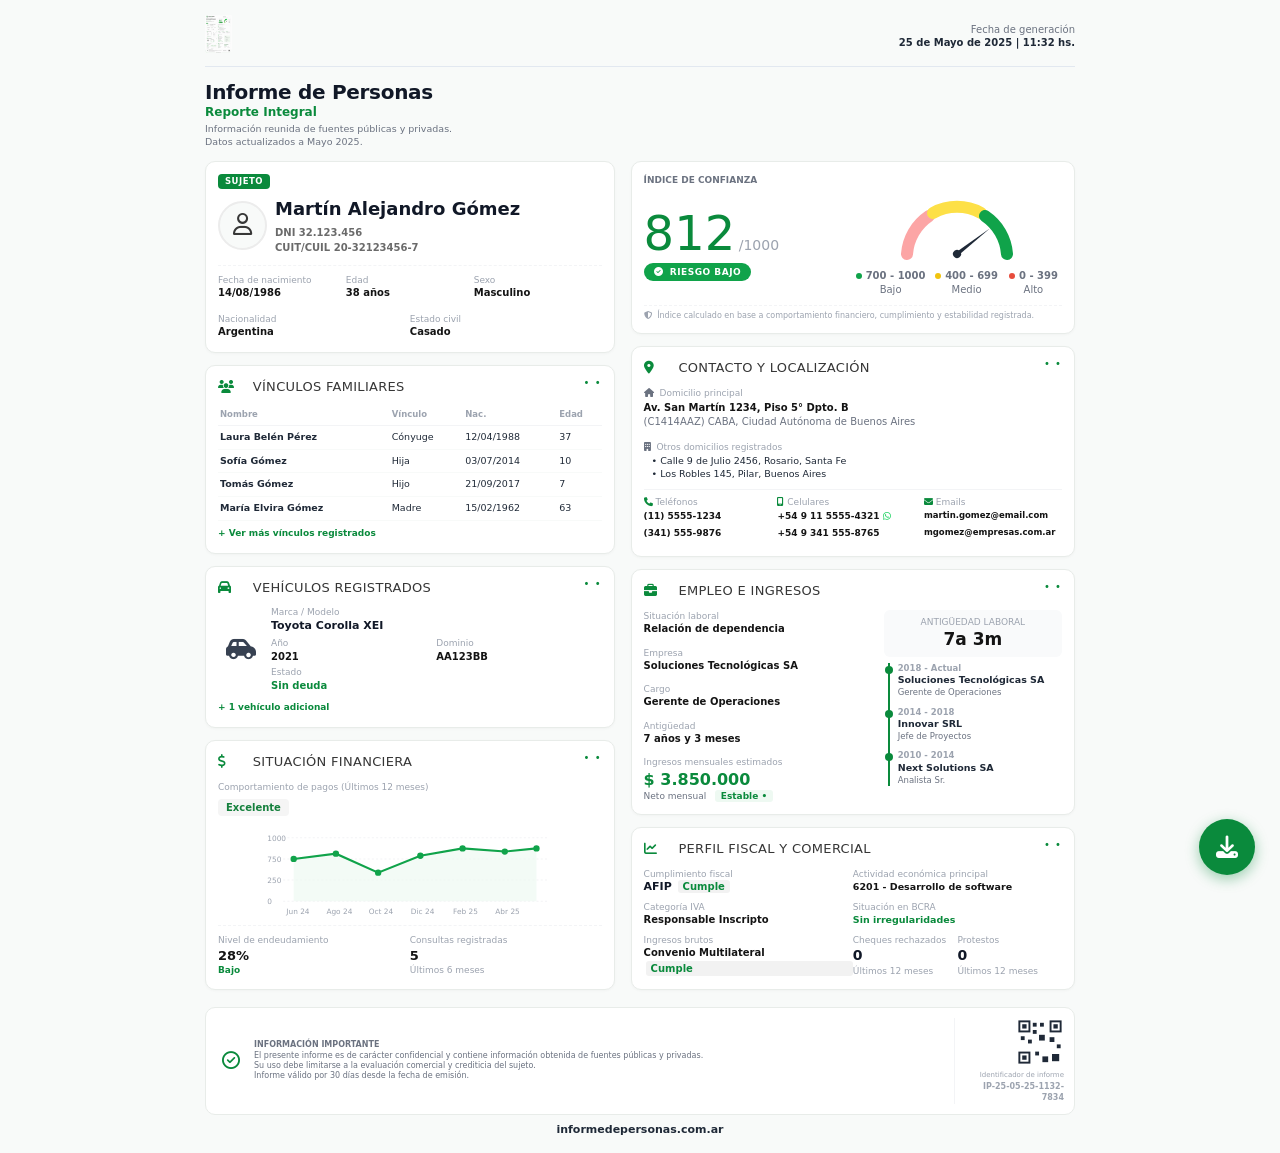
<file: web-php/src/pages/informe-demo.html>
<!DOCTYPE html>
<html lang="es">
<head>
    <meta charset="UTF-8">
    <meta name="viewport" content="width=device-width, initial-scale=1.0">
    <title>Informe de Personas - Martín Alejandro Gómez</title>
    <!-- FontAwesome for Icons -->
    <link rel="stylesheet" href="https://cdnjs.cloudflare.com/ajax/libs/font-awesome/6.4.0/css/all.min.css">
    <style>
        :root {
            --primary-green: #0a8a3c;
            --primary-green-dark: #06632a;
            --light-green: #eef9f2;
            --badge-green-bg: #10a34a;
            --bg-page: #f8faf9;
            --card-bg: #ffffff;
            --border-color: #e8ece9;
            --text-main: #1f2937;
            --text-muted: #6b7280;
            --text-light: #9ca3af;
        }

        @page {
            size: A4;
            margin: 10mm 12mm;
            background-color: var(--bg-page);
        }

        * {
            box-sizing: border-box;
            margin: 0;
            padding: 0;
            font-family: 'Segoe UI', system-ui, -apple-system, BlinkMacSystemFont, Roboto, sans-serif;
        }

        body {
            background-color: var(--bg-page);
            color: var(--text-main);
            font-size: 11px;
            line-height: 1.35;
            padding: 15px;
            max-width: 900px;
            margin: 0 auto;
        }

        /* Header */
        .header {
            display: table;
            width: 100%;
            margin-bottom: 12px;
            border-bottom: 1px solid #e2e8f0;
            padding-bottom: 8px;
        }
        .header-left {
            display: table-cell;
            vertical-align: middle;
        }
        .header-left img {
            height: 38px;
        }
        .header-right {
            display: table-cell;
            vertical-align: middle;
            text-align: right;
            color: var(--text-muted);
            font-size: 10px;
        }
        .header-right strong {
            color: var(--text-main);
        }

        /* Title section */
        .doc-title-block {
            margin-bottom: 12px;
        }
        .doc-title {
            font-size: 20px;
            font-weight: 800;
            color: #111827;
            letter-spacing: -0.3px;
        }
        .doc-subtitle {
            font-size: 12px;
            font-weight: 600;
            color: var(--primary-green);
            margin-top: -2px;
        }
        .doc-desc {
            font-size: 9.5px;
            color: var(--text-muted);
            margin-top: 3px;
        }

        /* Layout Grid */
        .grid-container {
            display: table;
            width: 100%;
            table-layout: fixed;
        }
        .col-left {
            display: table-cell;
            width: 48%;
            vertical-align: top;
            padding-right: 8px;
        }
        .col-right {
            display: table-cell;
            width: 52%;
            vertical-align: top;
            padding-left: 8px;
        }

        /* Cards Styling */
        .card {
            background: var(--card-bg);
            border-radius: 10px;
            border: 1px solid var(--border-color);
            padding: 12px;
            margin-bottom: 12px;
            box-shadow: 0 1px 3px rgba(0,0,0,0.03);
            position: relative;
            page-break-inside: avoid;
        }

        .card-header-badge {
            display: inline-block;
            background: var(--primary-green);
            color: white;
            font-size: 8.5px;
            font-weight: 700;
            padding: 2px 7px;
            border-radius: 4px;
            text-transform: uppercase;
            margin-bottom: 8px;
            letter-spacing: 0.5px;
        }

        .card-dots {
            position: absolute;
            top: 10px;
            right: 12px;
            color: var(--primary-green);
            font-size: 10px;
            letter-spacing: 1px;
        }

        .card-title-with-icon {
            display: table;
            width: 100%;
            margin-bottom: 10px;
        }
        .card-title-icon {
            display: table-cell;
            width: 22px;
            vertical-align: middle;
            color: var(--primary-green);
            font-size: 13px;
        }
        .card-title-text {
            display: table-cell;
            vertical-align: middle;
            padding-left: 0.8rem;
            font-size: 13px;
            font-weight: 500;
            color: #363636;
            text-transform: uppercase;
            letter-spacing: 0.3px;
        }

        /* Sujeto Card */
        .profile-row {
            display: table;
            width: 100%;
            margin-bottom: 10px;
        }
        .profile-avatar {
            display: table-cell;
            width: 40px;
            vertical-align: middle;
            text-align: center;
        }
        .perfil-avatar-circulo {
            width: 49px;
            height: 49px;
            border-radius: 50%;
            border: 2px solid #ececec;
            display: inline-block;
            line-height: 43px;
            color: #373737;
            font-size: 22px;
            background: #f8faf9;
            text-align: center;
        }
        .profile-info {
            display: table-cell;
            vertical-align: middle;
            padding-left: 8px;
        }
        .profile-name {
            font-size: 18px;
            font-weight: 600;
            color: #111827;
        }
        .profile-dni {
            font-size: 10px;
            color: #6a6a6a;
            font-weight: 600;
            padding-top: 0.3rem;
        }
        .profile-cuit {
            font-size: 10px;
            color: #6a6a6a;
            font-weight: 600;
            padding-top: 0.1rem;
        }

        .data-grid-3 {
            display: table;
            width: 100%;
            margin-top: 8px;
            border-top: 1px dashed #f3f4f6;
            padding-top: 8px;
        }
        .data-col-3 {
            display: table-cell;
            width: 33.33%;
            vertical-align: top;
        }
        .label-muted {
            font-size: 9px;
            color: var(--text-light);
            display: block;
        }
        .value-bold {
            font-size: 10px;
            font-weight: 600;
            color: #141414;
            padding-bottom: 5px;
        }

        /* Gauge & Score */
        .gauge-container {
            display: table;
            width: 100%;
        }
        .gauge-left {
            display: table-cell;
            width: 50%;
            vertical-align: middle;
        }
        .gauge-right {
            display: table-cell;
            width: 50%;
            vertical-align: middle;
            text-align: center;
        }

        .score-num {
            font-size: 48px;
            font-weight: 400;
            color: var(--primary-green);
            line-height: 1;
            display: inline-block;
        }
        .score-max {
            font-size: 14px;
            color: var(--text-light);
            font-weight: 400;
        }

        .badge-risk {
            background: var(--badge-green-bg);
            color: white;
            font-weight: 800;
            font-size: 9px;
            padding: 3px 10px;
            border-radius: 12px;
            display: inline-block;
            margin-top: 6px;
            letter-spacing: 0.5px;
        }

        .gauge-svg-wrap {
            text-align: center;
            position: relative;
            width: 130px;
            margin: 0 auto;
        }

        .gauge-legend {
            font-size: 10px;
            color: var(--text-muted);
            line-height: 1.4;
            display: inline-flex;
            margin-left: 0;
        }
        .gauge-legend-dot {
            display: inline-block;
            width: 6px;
            height: 6px;
            border-radius: 50%;
            margin-right: 4px;
        }

        /* Table Styling */
        .custom-table {
            width: 100%;
            border-collapse: collapse;
            font-size: 9.5px;
            margin-top: 4px;
        }
        .custom-table th {
            text-align: left;
            color: var(--text-light);
            font-weight: 600;
            padding: 4px 2px;
            font-size: 8.5px;
            border-bottom: 1px solid #f3f4f6;
        }
        .custom-table td {
            padding: 5px 2px;
            color: var(--text-main);
            border-bottom: 1px solid #f8faf9;
        }
        .custom-table td.bold {
            font-weight: 700;
        }

        .link-more {
            color: var(--primary-green);
            font-size: 9px;
            font-weight: 700;
            text-decoration: none;
            display: inline-block;
            margin-top: 6px;
        }

        /* Vehicle section */
        .vehicle-box {
            display: table;
            width: 100%;
            margin-top: 4px;
        }
        .vehicle-icon {
            display: table-cell;
            width: 45px;
            vertical-align: middle;
            text-align: center;
            font-size: 24px;
            color: #374151;
        }
        .vehicle-details {
            display: table-cell;
            vertical-align: middle;
            padding-left: 8px;
        }
        .vehicle-name {
            font-size: 11px;
            font-weight: 600;
            color: #111827;
        }
        .vehicle-grid {
            display: table;
            width: 100%;
            margin-top: 4px;
        }
        .vehicle-col {
            display: table-cell;
            width: 50%;
        }

        /* Financial chart area */
        .fin-badge {
            background: #f5f5f5;
            color: #15803d;
            font-weight: 600;
            font-size: 10px;
            padding: 2px 8px;
            border-radius: 4px;
            display: inline-block;
            margin-top: 6px;
        }

        /* Timeline for Employment */
        .timeline-box {
            border-left: 2px solid var(--primary-green);
            padding-left: 8px;
            margin-left: 4px;
            margin-top: 6px;
        }
        .timeline-item {
            margin-bottom: 8px;
            position: relative;
        }
        .timeline-item::before {
            content: '';
            position: absolute;
            left: -13px;
            top: 3px;
            width: 8px;
            height: 8px;
            border-radius: 50%;
            background: var(--primary-green);
        }
        .timeline-date {
            font-size: 8.5px;
            color: var(--text-light);
            font-weight: 600;
        }
        .timeline-title {
            font-size: 9.5px;
            font-weight: 700;
            color: var(--text-main);
        }
        .timeline-sub {
            font-size: 8.5px;
            color: var(--text-muted);
        }

        /* Footer disclaimer */
        .footer-card {
            background: #ffffff;
            border: 1px solid var(--border-color);
            border-radius: 10px;
            padding: 10px;
            display: table;
            width: 100%;
            margin-top: 5px;
            page-break-inside: avoid;
        }
        .footer-icon {
            display: table-cell;
            width: 30px;
            vertical-align: middle;
            color: var(--primary-green);
            font-size: 18px;
            text-align: center;
        }
        .footer-text {
            display: table-cell;
            vertical-align: middle;
            padding-left: 8px;
            font-size: 8px;
            color: var(--text-muted);
            line-height: 1.3;
        }
        .footer-qr {
            display: table-cell;
            width: 110px;
            vertical-align: middle;
            text-align: right;
            border-left: 1px solid #f3f4f6;
            padding-left: 8px;
        }
        .qr-code-img {
            width: 48px;
            height: 48px;
        }
        .qr-id {
            font-size: 8px;
            color: var(--text-light);
            margin-top: 2px;
            font-weight: 700;
        }

        .footer-url {
            text-align: center;
            font-size: 11px;
            font-weight: 800;
            color: var(--text-main);
            margin-top: 8px;
        }

        /* Floating Download Button (Hide when printing to PDF) */
        .btn-float-download {
            position: fixed;
            bottom: 25px;
            right: 25px;
            background: var(--primary-green);
            color: white;
            width: 56px;
            height: 56px;
            border-radius: 50%;
            display: flex;
            align-items: center;
            justify-content: center;
            box-shadow: 0 4px 14px rgba(10, 138, 60, 0.4);
            cursor: pointer;
            text-decoration: none;
            transition: all 0.2s ease;
            z-index: 9999;
            border: none;
            outline: none;
        }
        .btn-float-download:hover {
            background: var(--primary-green-dark);
            transform: scale(1.08);
        }
        .btn-float-download i {
            font-size: 22px;
        }

        @media print {
            body {
                padding: 0;
                background-color: white;
            }
            .btn-float-download {
                display: none !important;
            }
            .card {
                box-shadow: none;
            }
        }
    </style>
</head>
<body>

    <!-- Floating Download Button -->
    <button class="btn-float-download" id="downloadPdfBtn" title="Descargar Informe en PDF">
        <i class="fas fa-download"></i>
    </button>

    <!-- Header Block -->
    <div class="header">
        <div class="header-left">
            <img src="[data-uri]" alt="Informe de Personas Logo">
        </div>
        <div class="header-right">
            Fecha de generación<br>
            <strong>25 de Mayo de 2025 | 11:32 hs.</strong>
        </div>
    </div>

    <!-- Title Block -->
    <div class="doc-title-block">
        <div class="doc-title">Informe de Personas</div>
        <div class="doc-subtitle">Reporte Integral</div>
        <div class="doc-desc">
            Información reunida de fuentes públicas y privadas.<br>
            Datos actualizados a Mayo 2025.
        </div>
    </div>

    <!-- Main Two Column Grid -->
    <div class="grid-container">
        
        <!-- Left Column -->
        <div class="col-left">
            
            <!-- Sujeto Card -->
            <div class="card">
                <span class="card-header-badge">SUJETO</span>
                <div class="profile-row">
                    <div class="profile-avatar">
                        <div class="perfil-avatar-circulo">
                            <i class="far fa-user"></i>
                        </div>
                    </div>
                    <div class="profile-info">
                        <div class="profile-name">Martín Alejandro Gómez</div>
                        <div class="profile-dni">DNI 32.123.456</div>
                        <div class="profile-cuit">CUIT/CUIL 20-32123456-7</div>
                    </div>
                </div>

                <div class="data-grid-3">
                    <div class="data-col-3">
                        <span class="label-muted">Fecha de nacimiento</span>
                        <span class="value-bold">14/08/1986</span>
                    </div>
                    <div class="data-col-3">
                        <span class="label-muted">Edad</span>
                        <span class="value-bold">38 años</span>
                    </div>
                    <div class="data-col-3">
                        <span class="label-muted">Sexo</span>
                        <span class="value-bold">Masculino</span>
                    </div>
                </div>

                <div class="data-grid-3" style="border-top: none; padding-top: 4px;">
                    <div class="data-col-3" style="width: 50%;">
                        <span class="label-muted">Nacionalidad</span>
                        <span class="value-bold">Argentina</span>
                    </div>
                    <div class="data-col-3" style="width: 50%;">
                        <span class="label-muted">Estado civil</span>
                        <span class="value-bold">Casado</span>
                    </div>
                </div>
            </div>

            <!-- Vínculos Familiares Card -->
            <div class="card">
                <span class="card-dots">• •</span>
                <div class="card-title-with-icon">
                    <div class="card-title-icon"><i class="fas fa-users"></i></div>
                    <div class="card-title-text">VÍNCULOS FAMILIARES</div>
                </div>

                <table class="custom-table">
                    <thead>
                        <tr>
                            <th>Nombre</th>
                            <th>Vínculo</th>
                            <th>Nac.</th>
                            <th>Edad</th>
                        </tr>
                    </thead>
                    <tbody>
                        <tr>
                            <td class="bold">Laura Belén Pérez</td>
                            <td>Cónyuge</td>
                            <td>12/04/1988</td>
                            <td>37</td>
                        </tr>
                        <tr>
                            <td class="bold">Sofía Gómez</td>
                            <td>Hija</td>
                            <td>03/07/2014</td>
                            <td>10</td>
                        </tr>
                        <tr>
                            <td class="bold">Tomás Gómez</td>
                            <td>Hijo</td>
                            <td>21/09/2017</td>
                            <td>7</td>
                        </tr>
                        <tr>
                            <td class="bold">María Elvira Gómez</td>
                            <td>Madre</td>
                            <td>15/02/1962</td>
                            <td>63</td>
                        </tr>
                    </tbody>
                </table>
                <a href="#" class="link-more">+ Ver más vínculos registrados</a>
            </div>

            <!-- Vehículos Registrados Card -->
            <div class="card">
                <span class="card-dots">• •</span>
                <div class="card-title-with-icon">
                    <div class="card-title-icon"><i class="fas fa-car"></i></div>
                    <div class="card-title-text">VEHÍCULOS REGISTRADOS</div>
                </div>

                <div class="vehicle-box">
                    <div class="vehicle-icon">
                        <i class="fas fa-car-side"></i>
                    </div>
                    <div class="vehicle-details">
                        <div class="label-muted">Marca / Modelo</div>
                        <div class="vehicle-name">Toyota Corolla XEI</div>
                        
                        <div class="vehicle-grid">
                            <div class="vehicle-col">
                                <span class="label-muted">Año</span>
                                <span class="value-bold">2021</span>
                            </div>
                            <div class="vehicle-col">
                                <span class="label-muted">Dominio</span>
                                <span class="value-bold">AA123BB</span>
                            </div>
                        </div>
                        <div class="vehicle-grid" style="margin-top: 2px;">
                            <div class="vehicle-col">
                                <span class="label-muted">Estado</span>
                                <span class="value-bold" style="color: var(--primary-green);">Sin deuda</span>
                            </div>
                        </div>
                    </div>
                </div>
                <a href="#" class="link-more" style="margin-top: 8px;">+ 1 vehículo adicional</a>
            </div>

            <!-- Situación Financiera Card -->
            <div class="card">
                <span class="card-dots">• •</span>
                <div class="card-title-with-icon">
                    <div class="card-title-icon"><i class="fas fa-dollar-sign"></i></div>
                    <div class="card-title-text">SITUACIÓN FINANCIERA</div>
                </div>

                <div style="margin-bottom: 6px;">
                    <span class="label-muted">Comportamiento de pagos (Últimos 12 meses)</span>
                    <div class="fin-badge">Excelente</div>
                </div>

                <!-- Line Chart SVG -->
                <div style="width: 100%; height: 95px; margin: 4px 0 8px 0; position: relative;">
                    <svg viewBox="0 0 280 90" style="width: 100%; height: 100%;">
                        <!-- Background Grid lines -->
                        <line x1="20" y1="15" x2="270" y2="15" stroke="#f3f4f6" stroke-dasharray="2" />
                        <text x="5" y="18" fill="#9ca3af" font-size="7">1000</text>

                        <line x1="20" y1="35" x2="270" y2="35" stroke="#f3f4f6" stroke-dasharray="2" />
                        <text x="5" y="38" fill="#9ca3af" font-size="7">750</text>

                        <line x1="20" y1="55" x2="270" y2="55" stroke="#f3f4f6" stroke-dasharray="2" />
                        <text x="5" y="58" fill="#9ca3af" font-size="7">250</text>

                        <line x1="20" y1="75" x2="270" y2="75" stroke="#f3f4f6" stroke-dasharray="2" />
                        <text x="5" y="78" fill="#9ca3af" font-size="7">0</text>

                        <!-- Filled area under chart -->
                        <polygon points="30,35 70,30 110,48 150,32 190,25 230,28 260,25 260,75 30,75" fill="#eef9f2" opacity="0.7"/>

                        <!-- Chart Line -->
                        <polyline points="30,35 70,30 110,48 150,32 190,25 230,28 260,25" fill="none" stroke="#10a34a" stroke-width="2"/>

                        <!-- Data Dots -->
                        <circle cx="30" cy="35" r="3" fill="#10a34a"/>
                        <circle cx="70" cy="30" r="3" fill="#10a34a"/>
                        <circle cx="110" cy="48" r="3" fill="#10a34a"/>
                        <circle cx="150" cy="32" r="3" fill="#10a34a"/>
                        <circle cx="190" cy="25" r="3" fill="#10a34a"/>
                        <circle cx="230" cy="28" r="3" fill="#10a34a"/>
                        <circle cx="260" cy="25" r="3" fill="#10a34a"/>

                        <!-- X Axis Labels -->
                        <text x="23" y="87" fill="#9ca3af" font-size="7">Jun 24</text>
                        <text x="61" y="87" fill="#9ca3af" font-size="7">Ago 24</text>
                        <text x="101" y="87" fill="#9ca3af" font-size="7">Oct 24</text>
                        <text x="141" y="87" fill="#9ca3af" font-size="7">Dic 24</text>
                        <text x="181" y="87" fill="#9ca3af" font-size="7">Feb 25</text>
                        <text x="221" y="87" fill="#9ca3af" font-size="7">Abr 25</text>
                    </svg>
                </div>

                <div class="data-grid-3">
                    <div class="data-col-3" style="width: 50%;">
                        <span class="label-muted">Nivel de endeudamiento</span>
                        <span class="value-bold" style="font-size: 13px;">28%</span>
                        <span class="label-muted" style="color: var(--primary-green); font-weight:700;">Bajo</span>
                    </div>
                    <div class="data-col-3" style="width: 50%;">
                        <span class="label-muted">Consultas registradas</span>
                        <span class="value-bold" style="font-size: 13px;">5</span>
                        <span class="label-muted">Últimos 6 meses</span>
                    </div>
                </div>
            </div>

        </div>

        <!-- Right Column -->
        <div class="col-right">

            <!-- Índice de Confianza Card -->
            <div class="card">
                <div style="font-size: 9px; font-weight: 700; color: var(--text-muted); text-transform: uppercase; margin-bottom: 8px;">
                    ÍNDICE DE CONFIANZA
                </div>

                <div class="gauge-container">
                    <div class="gauge-left">
                        <div class="score-num">812</div>
                        <span class="score-max">/1000</span>
                        <br>
                        <div class="badge-risk"><i class="fas fa-check-circle" style="margin-right: 3px;"></i> RIESGO BAJO</div>
                    </div>
                    <div class="gauge-right">
                        <!-- Semi-circle Gauge SVG -->
                        <div class="gauge-svg-wrap">
                            <svg viewBox="0 0 120 70" width="120" height="70">
                                <!-- Background Arc Paths -->
                                <!-- High Risk (Red/Orange) -->
                                <path d="M 10 60 A 50 50 0 0 1 32 22" fill="none" stroke="#fca5a5" stroke-width="12" stroke-linecap="round"/>
                                <!-- Medium Risk (Yellow) -->
                                <path d="M 36 19 A 50 50 0 0 1 84 19" fill="none" stroke="#fde047" stroke-width="12" stroke-linecap="round"/>
                                <!-- Low Risk (Green) -->
                                <path d="M 88 22 A 50 50 0 0 1 110 60" fill="none" stroke="#10a34a" stroke-width="12" stroke-linecap="round"/>

                                <!-- Gauge Needle pointing at 812 (~142 deg) -->
                                <g transform="translate(60,60) rotate(52)">
                                    <polygon points="-2,0 0,-42 2,0" fill="#1f2937" />
                                    <circle cx="0" cy="0" r="4" fill="#1f2937" />
                                </g>
                            </svg>
                        </div>
                        <div class="gauge-legend">
                            <div><span class="gauge-legend-dot" style="background:#10a34a;"></span><strong>700 - 1000</strong> Bajo</div>
                            <div><span class="gauge-legend-dot" style="background:#f1c40f;"></span><strong>400 - 699</strong> Medio</div>
                            <div><span class="gauge-legend-dot" style="background:#e74c3c;"></span><strong>0 - 399</strong> Alto</div>
                        </div>
                    </div>
                </div>

                <div style="font-size: 8px; color: var(--text-light); margin-top: 8px; border-top: 1px dashed #f3f4f6; padding-top: 5px;">
                    <i class="fas fa-shield-alt" style="margin-right: 3px;"></i> Índice calculado en base a comportamiento financiero, cumplimiento y estabilidad registrada.
                </div>
            </div>

            <!-- Contacto y Localización Card -->
            <div class="card">
                <span class="card-dots">• •</span>
                <div class="card-title-with-icon">
                    <div class="card-title-icon"><i class="fas fa-map-marker-alt"></i></div>
                    <div class="card-title-text">CONTACTO Y LOCALIZACIÓN</div>
                </div>

                <div style="margin-bottom: 8px;">
                    <div class="label-muted"><i class="fas fa-home" style="margin-right: 3px; color: var(--text-muted);"></i> Domicilio principal</div>
                    <div class="value-bold" style="font-size: 10px; margin-top: 2px;">
                        Av. San Martín 1234, Piso 5° Dpto. B<br>
                        <span style="font-weight: 500; color: var(--text-muted);">(C1414AAZ) CABA, Ciudad Autónoma de Buenos Aires</span>
                    </div>
                </div>

                <div style="margin-bottom: 8px;">
                    <div class="label-muted"><i class="fas fa-building" style="margin-right: 3px; color: var(--text-muted);"></i> Otros domicilios registrados</div>
                    <div style="font-size: 9.5px; color: var(--text-main); margin-top: 2px; padding-left: 8px;">
                        • Calle 9 de Julio 2456, Rosario, Santa Fe<br>
                        • Los Robles 145, Pilar, Buenos Aires
                    </div>
                </div>

                <div class="data-grid-3" style="border-top: 1px solid #f3f4f6; padding-top: 6px;">
                    <div class="data-col-3" style="width: 32%;">
                        <span class="label-muted"><i class="fas fa-phone" style="color:var(--primary-green);"></i> Teléfonos</span>
                        <span class="value-bold" style="display:block; font-size:9px; margin-top:2px;">(11) 5555-1234</span>
                        <span class="value-bold" style="display:block; font-size:9px;">(341) 555-9876</span>
                    </div>
                    <div class="data-col-3" style="width: 35%;">
                        <span class="label-muted"><i class="fas fa-mobile-alt" style="color:var(--primary-green);"></i> Celulares</span>
                        <span class="value-bold" style="display:block; font-size:9px; margin-top:2px;">+54 9 11 5555-4321 <i class="fab fa-whatsapp" style="color:#25D366; font-size:9px;"></i></span>
                        <span class="value-bold" style="display:block; font-size:9px;">+54 9 341 555-8765</span>
                    </div>
                    <div class="data-col-3" style="width: 33%;">
                        <span class="label-muted"><i class="fas fa-envelope" style="color:var(--primary-green);"></i> Emails</span>
                        <span class="value-bold" style="display:block; font-size:8.5px; margin-top:2px; word-break:break-all;">martin.gomez@email.com</span>
                        <span class="value-bold" style="display:block; font-size:8.5px; word-break:break-all;">mgomez@empresas.com.ar</span>
                    </div>
                </div>
            </div>

            <!-- Empleo e Ingresos Card -->
            <div class="card">
                <span class="card-dots">• •</span>
                <div class="card-title-with-icon">
                    <div class="card-title-icon"><i class="fas fa-briefcase"></i></div>
                    <div class="card-title-text">EMPLEO E INGRESOS</div>
                </div>

                <div style="display: table; width: 100%;">
                    <div style="display: table-cell; width: 55%; vertical-align: top;">
                        <span class="label-muted">Situación laboral</span>
                        <span class="value-bold" style="display: block; margin-bottom: 6px;">Relación de dependencia</span>

                        <span class="label-muted">Empresa</span>
                        <span class="value-bold" style="display: block; margin-bottom: 6px;">Soluciones Tecnológicas SA</span>

                        <span class="label-muted">Cargo</span>
                        <span class="value-bold" style="display: block; margin-bottom: 6px;">Gerente de Operaciones</span>

                        <span class="label-muted">Antigüedad</span>
                        <span class="value-bold" style="display: block; margin-bottom: 6px;">7 años y 3 meses</span>

                        <span class="label-muted">Ingresos mensuales estimados</span>
                        <div style="font-size: 16px; font-weight: 800; color: var(--primary-green);">$ 3.850.000</div>
                        <span class="label-muted" style="color: var(--text-muted);">Neto mensual &nbsp; <span style="background:#eef9f2; color:var(--primary-green); padding:1px 6px; border-radius:3px; font-weight:700;">Estable •</span></span>
                    </div>

                    <div style="display: table-cell; width: 45%; vertical-align: top; padding-left: 10px;">
                        <div style="background: #f9fafb; padding: 6px; border-radius: 6px; text-align: center; margin-bottom: 6px;">
                            <span class="label-muted">ANTIGÜEDAD LABORAL</span>
                            <span style="font-size: 17px; font-weight: 600; color: #141414; display: block;">7a 3m</span>
                        </div>

                        <!-- Mini timeline -->
                        <div class="timeline-box">
                            <div class="timeline-item">
                                <div class="timeline-date">2018 - Actual</div>
                                <div class="timeline-title">Soluciones Tecnológicas SA</div>
                                <div class="timeline-sub">Gerente de Operaciones</div>
                            </div>
                            <div class="timeline-item">
                                <div class="timeline-date">2014 - 2018</div>
                                <div class="timeline-title">Innovar SRL</div>
                                <div class="timeline-sub">Jefe de Proyectos</div>
                            </div>
                            <div class="timeline-item" style="margin-bottom:0;">
                                <div class="timeline-date">2010 - 2014</div>
                                <div class="timeline-title">Next Solutions SA</div>
                                <div class="timeline-sub">Analista Sr.</div>
                            </div>
                        </div>
                    </div>
                </div>
            </div>

            <!-- Perfil Fiscal y Comercial Card -->
            <div class="card">
                <span class="card-dots">• •</span>
                <div class="card-title-with-icon">
                    <div class="card-title-icon"><i class="fas fa-chart-line"></i></div>
                    <div class="card-title-text">PERFIL FISCAL Y COMERCIAL</div>
                </div>

                <div class="data-grid-3" style="border-top: none; padding-top: 0;">
                    <div class="data-col-3" style="width: 50%;">
                        <span class="label-muted">Cumplimiento fiscal</span>
                        <div style="font-weight: 800; color: #111827; font-size: 11px;">AFIP <span style="background: #f2f2f2; color: var(--primary-green); padding: 1px 5px; border-radius: 3px; font-size: 10px; font-weight: 600; margin-left: 2px;">Cumple</span></div>
                        
                        <span class="label-muted" style="margin-top: 6px;">Categoría IVA</span>
                        <span class="value-bold">Responsable Inscripto</span>

                        <span class="label-muted" style="margin-top: 6px;">Ingresos brutos</span>
                        <span class="value-bold">Convenio Multilateral</span>
                        <span class="label-muted" style="background: #f2f2f2; color: var(--primary-green); padding: 1px 5px; border-radius: 3px; font-size: 10px; font-weight: 600; margin-left: 2px;">Cumple</span>
                    </div>

                    <div class="data-col-3" style="width: 50%;">
                        <span class="label-muted">Actividad económica principal</span>
                        <span class="value-bold" style="font-size: 9.5px;">6201 - Desarrollo de software</span>

                        <span class="label-muted" style="margin-top: 6px;">Situación en BCRA</span>
                        <span class="value-bold" style="color:var(--primary-green); font-size: 9.5px;">Sin irregularidades</span>

                        <div style="display: table; width: 100%; margin-top: 6px;">
                            <div style="display: table-cell; width: 50%;">
                                <span class="label-muted">Cheques rechazados</span>
                                <span style="font-size: 14px; font-weight: 800; color: #111827; display:block;">0</span>
                                <span class="label-muted">Últimos 12 meses</span>
                            </div>
                            <div style="display: table-cell; width: 50%;">
                                <span class="label-muted">Protestos</span>
                                <span style="font-size: 14px; font-weight: 800; color: #111827; display:block;">0</span>
                                <span class="label-muted">Últimos 12 meses</span>
                            </div>
                        </div>
                    </div>
                </div>
            </div>

        </div>

    </div>

    <!-- Footer Disclaimer Block -->
    <div class="footer-card">
        <div class="footer-icon">
            <i class="far fa-check-circle"></i>
        </div>
        <div class="footer-text">
            <strong>INFORMACIÓN IMPORTANTE</strong><br>
            El presente informe es de carácter confidencial y contiene información obtenida de fuentes públicas y privadas.<br>
            Su uso debe limitarse a la evaluación comercial y crediticia del sujeto.<br>
            Informe válido por 30 días desde la fecha de emisión.
        </div>
        <div class="footer-qr">
            <!-- Inline SVG QR Code Representation -->
            <svg class="qr-code-img" viewBox="0 0 100 100">
                <rect width="100" height="100" fill="white"/>
                <!-- QR Corners -->
                <rect x="5" y="5" width="25" height="25" fill="#1f2937"/>
                <rect x="9" y="9" width="17" height="17" fill="white"/>
                <rect x="13" y="13" width="9" height="9" fill="#1f2937"/>

                <rect x="70" y="5" width="25" height="25" fill="#1f2937"/>
                <rect x="74" y="9" width="17" height="17" fill="white"/>
                <rect x="78" y="13" width="9" height="9" fill="#1f2937"/>

                <rect x="5" y="70" width="25" height="25" fill="#1f2937"/>
                <rect x="9" y="74" width="17" height="17" fill="white"/>
                <rect x="13" y="78" width="9" height="9" fill="#1f2937"/>

                <!-- Mock QR Bits -->
                <rect x="35" y="10" width="8" height="8" fill="#1f2937"/>
                <rect x="50" y="10" width="8" height="8" fill="#1f2937"/>
                <rect x="35" y="25" width="8" height="8" fill="#1f2937"/>
                <rect x="48" y="35" width="12" height="12" fill="#1f2937"/>
                <rect x="10" y="38" width="8" height="8" fill="#1f2937"/>
                <rect x="25" y="45" width="8" height="8" fill="#1f2937"/>
                <rect x="70" y="40" width="10" height="10" fill="#1f2937"/>
                <rect x="85" y="55" width="8" height="8" fill="#1f2937"/>
                <rect x="40" y="70" width="8" height="8" fill="#1f2937"/>
                <rect x="55" y="80" width="12" height="12" fill="#1f2937"/>
                <rect x="75" y="75" width="15" height="15" fill="#1f2937"/>
            </svg>
            <div style="font-size: 7px; color: var(--text-light);">Identificador de informe</div>
            <div class="qr-id">IP-25-05-25-1132-7834</div>
        </div>
    </div>

    <div class="footer-url">
        informedepersonas.com.ar
    </div>

    <!-- Script to trigger PDF print/download -->
    <script>
        document.getElementById('downloadPdfBtn').addEventListener('click', function() {
            window.print();
        });
    </script>
</body>
</html>
</file>
